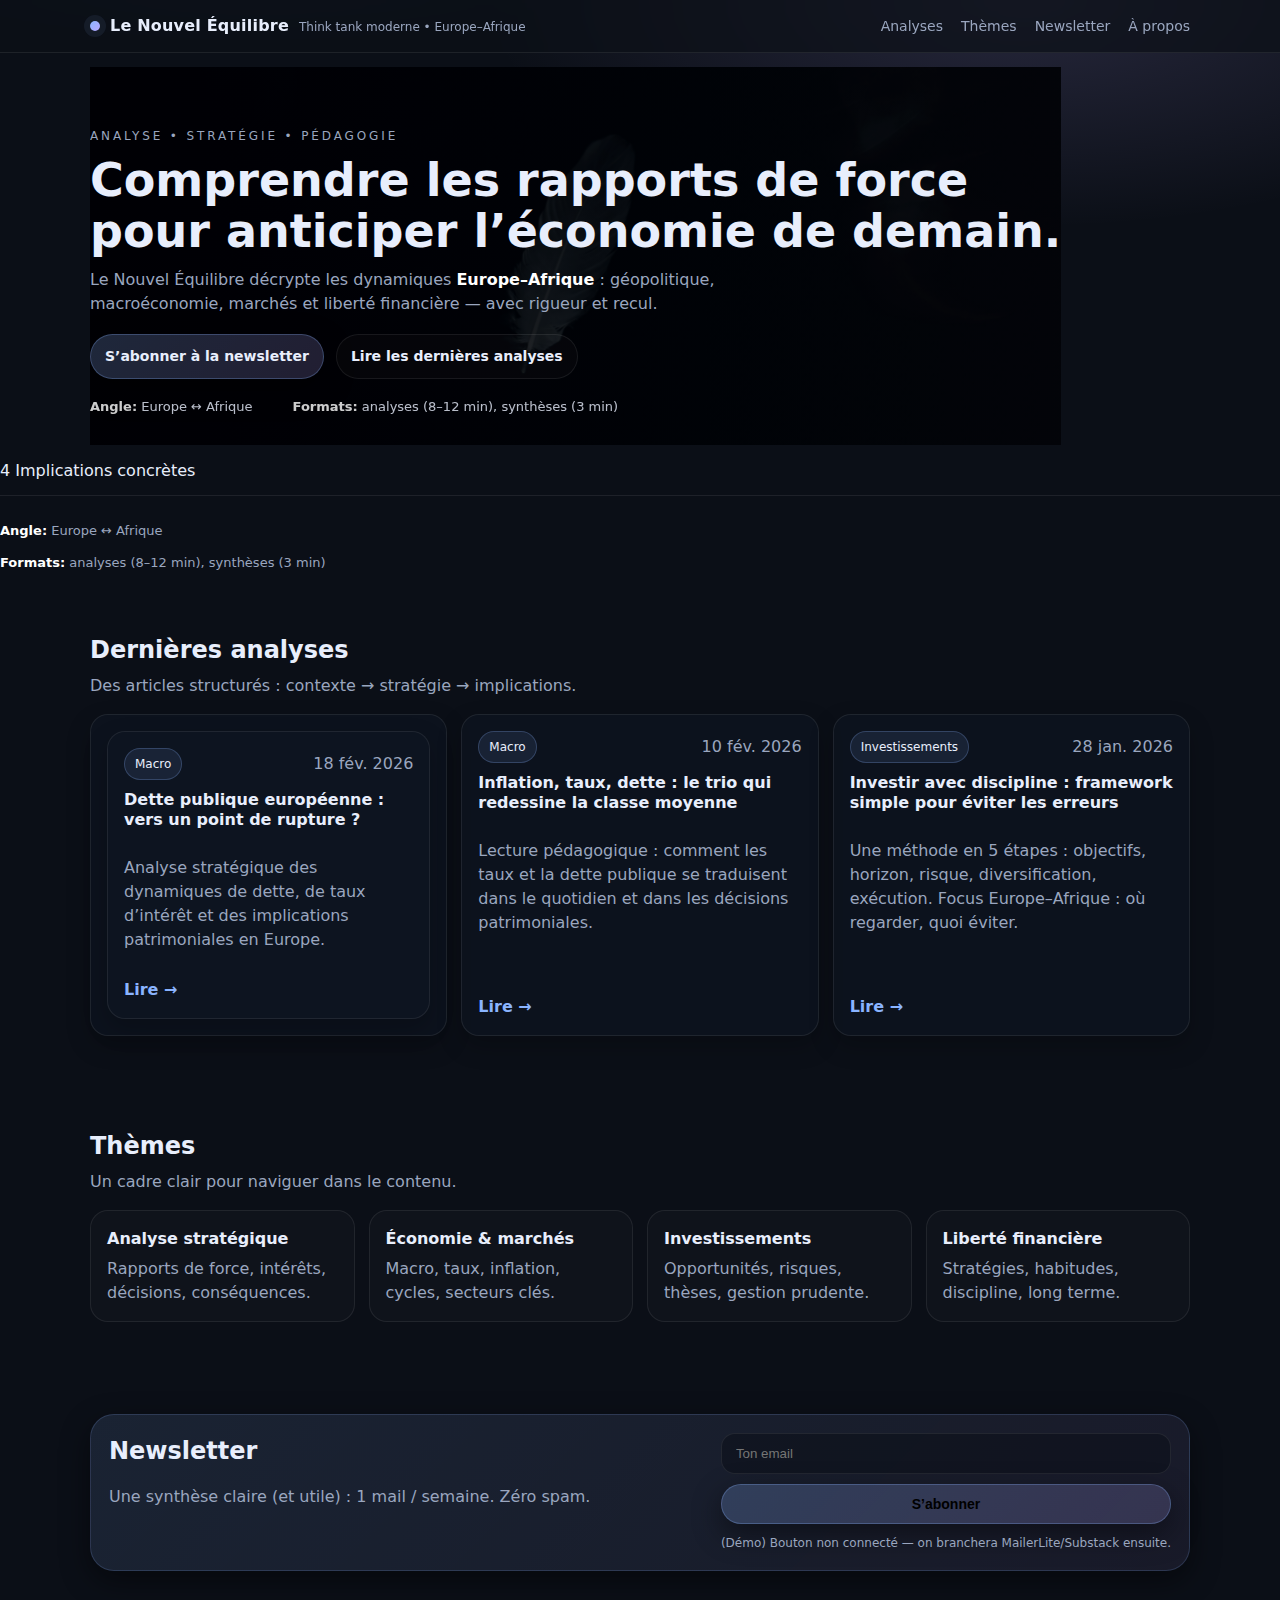
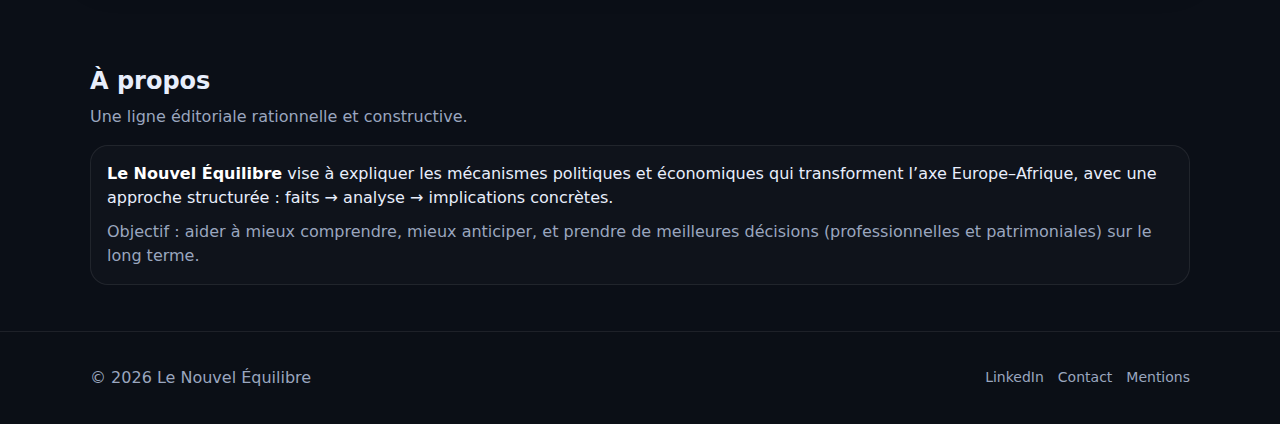
<file: index.html>
<!doctype html>
<html lang="fr">
<head>
  <meta charset="utf-8" />
  <meta name="viewport" content="width=device-width,initial-scale=1" />
  <title>Le Nouvel Équilibre — Analyse Europe–Afrique</title>
  <meta name="description" content="Le Nouvel Équilibre : analyses géopolitiques et économiques Europe–Afrique, stratégie, marchés, investissements et liberté financière." />
  <link rel="stylesheet" href="style.css" />
</head>

<body>
  <header class="header">
  <div class="container header__inner">
    <a class="brand" href="#">
      <span class="brand__dot" aria-hidden="true"></span>
      <span class="brand__name">Le Nouvel Équilibre</span>
      <span class="brand__tag">Think tank moderne • Europe–Afrique</span>
    </a>

    <nav class="nav" aria-label="Navigation principale">
      <a href="#analyses">Analyses</a>
      <a href="#themes">Thèmes</a>
      <a href="#newsletter">Newsletter</a>
      <a href="#apropos">À propos</a>
    </nav>

    <button class="menuBtn" id="menuBtn" aria-label="Ouvrir le menu" aria-expanded="false">Menu</button>
  </div>

  <div class="mobileNav" id="mobileNav" hidden>
    <a href="#analyses">Analyses</a>
    <a href="#themes">Thèmes</a>
    <a href="#newsletter">Newsletter</a>
    <a href="#apropos">À propos</a>
  </div>
</header>


  <main>
  <div class="container header__inner">
    <section class="hero hero--bg">


      <div class="hero__content">
        <p class="kicker">Analyse • Stratégie • Pédagogie</p>
        <h1>Comprendre les rapports de force<br/>pour anticiper l’économie de demain.</h1>

        <p class="lead">
          Le Nouvel Équilibre décrypte les dynamiques <strong>Europe–Afrique</strong> :
          géopolitique, macroéconomie, marchés et liberté financière — avec rigueur et recul.
        </p>

        <div class="hero__cta">
          <a class="btn btn--primary" href="#newsletter">S’abonner à la newsletter</a>
          <a class="btn btn--ghost" href="#analyses">Lire les dernières analyses</a>
        </div>

       <div class="hero__meta">
  <p><strong>Angle:</strong> Europe ↔ Afrique</p>
  <p><strong>Formats:</strong> analyses (8–12 min), synthèses (3 min)</p>
</div>


      <!-- Image en bloc (entre le contenu et le panel) -->
            <aside class="hero__panel">
        <div class="panel">
          <p class="panel__title">Cadre d’analyse</p>
          <ul class="panel__list">
            <li><span>1</span> Contexte & faits</li>
            <li><span>2</span> Lecture stratégique</li>
            <li><span>3</span> Risques & opportunités</li>
            <li><span>4</span> Implications concrètes</li>
          </ul>
        </div>
      </aside>

    </div>
  </div>
</main>

              <li><span>4</span> Implications concrètes</li>
            </ul>
            <div class="panel__note">
              <p><strong>Angle:</strong> Europe ↔ Afrique</p>
              <p><strong>Formats:</strong> analyses (8–12 min), synthèses (3 min)</p>
            </div>
          </div>
        </aside>
      </div>
    </section>

    <section class="section" id="analyses">
      <div class="container">
        <div class="section__head">
          <h2>Dernières analyses</h2>
          <p>Des articles structurés : contexte → stratégie → implications.</p>
        </div>

        <div class="grid cards">
          <article class="card">
            <div class="card__top">
              <article class="card">
  <div class="card__top">
    <span class="badge">Macro</span>
    <time class="muted">18 fév. 2026</time>
  </div>

  <h3>Dette publique européenne : vers un point de rupture ?</h3>

  <p class="muted">
    Analyse stratégique des dynamiques de dette, de taux d’intérêt
    et des implications patrimoniales en Europe.
  </p>

  <a class="card__link" href="articles/article-1.html" aria-label="Lire l’article">
    Lire →
  </a>
</article>

          </article>

          <article class="card">
            <div class="card__top">
              <span class="badge">Macro</span>
              <time class="muted" datetime="2026-02-10">10 fév. 2026</time>
            </div>
            <h3>Inflation, taux, dette : le trio qui redessine la classe moyenne</h3>
            <p class="muted">
              Lecture pédagogique : comment les taux et la dette publique se traduisent dans le quotidien
              et dans les décisions patrimoniales.
            </p>
            <a class="card__link" href="articles/article-1.html" aria-label="Lire l’article">Lire →</a>
          </article>

          <article class="card">
            <div class="card__top">
              <span class="badge">Investissements</span>
              <time class="muted" datetime="2026-01-28">28 jan. 2026</time>
            </div>
            <h3>Investir avec discipline : framework simple pour éviter les erreurs</h3>
            <p class="muted">
              Une méthode en 5 étapes : objectifs, horizon, risque, diversification, exécution.
              Focus Europe–Afrique : où regarder, quoi éviter.
            </p>
            <a class="card__link" href="#" aria-label="Lire l’article">Lire →</a>
          </article>
        </div>
      </div>
    </section>

    <section class="section" id="themes">
      <div class="container">
        <div class="section__head">
          <h2>Thèmes</h2>
          <p>Un cadre clair pour naviguer dans le contenu.</p>
        </div>

        <div class="grid themes">
          <div class="theme">
            <h3>Analyse stratégique</h3>
            <p class="muted">Rapports de force, intérêts, décisions, conséquences.</p>
          </div>
          <div class="theme">
            <h3>Économie & marchés</h3>
            <p class="muted">Macro, taux, inflation, cycles, secteurs clés.</p>
          </div>
          <div class="theme">
            <h3>Investissements</h3>
            <p class="muted">Opportunités, risques, thèses, gestion prudente.</p>
          </div>
          <div class="theme">
            <h3>Liberté financière</h3>
            <p class="muted">Stratégies, habitudes, discipline, long terme.</p>
          </div>
        </div>
      </div>
    </section>

    <section class="section" id="newsletter">
      <div class="container">
        <div class="newsletter">
          <div>
            <h2>Newsletter</h2>
            <p class="muted">
              Une synthèse claire (et utile) : 1 mail / semaine. Zéro spam.
            </p>
          </div>

          <form class="form" onsubmit="return false;">
            <label class="srOnly" for="email">Email</label>
            <input id="email" type="email" placeholder="Ton email" autocomplete="email" required />
            <button class="btn btn--primary" id="subscribeBtn">S’abonner</button>
            <p class="form__hint muted" id="formHint">
              (Démo) Bouton non connecté — on branchera MailerLite/Substack ensuite.
            </p>
          </form>
        </div>
      </div>
    </section>

    <section class="section" id="apropos">
      <div class="container">
        <div class="section__head">
          <h2>À propos</h2>
          <p>Une ligne éditoriale rationnelle et constructive.</p>
        </div>

        <div class="about">
          <p>
            <strong>Le Nouvel Équilibre</strong> vise à expliquer les mécanismes politiques et économiques
            qui transforment l’axe Europe–Afrique, avec une approche structurée :
            faits → analyse → implications concrètes.
          </p>
          <p class="muted">
            Objectif : aider à mieux comprendre, mieux anticiper, et prendre de meilleures décisions
            (professionnelles et patrimoniales) sur le long terme.
          </p>
        </div>
      </div>
    </section>
  </main>

  <footer class="footer">
    <div class="container footer__inner">
      <p class="muted">© <span id="year"></span> Le Nouvel Équilibre</p>
      <div class="footer__links">
        <a href="#">LinkedIn</a>
        <a href="#">Contact</a>
        <a href="#">Mentions</a>
      </div>
    </div>
  </footer>

  <script src="script.js"></script>
</body>
</html>
</file>
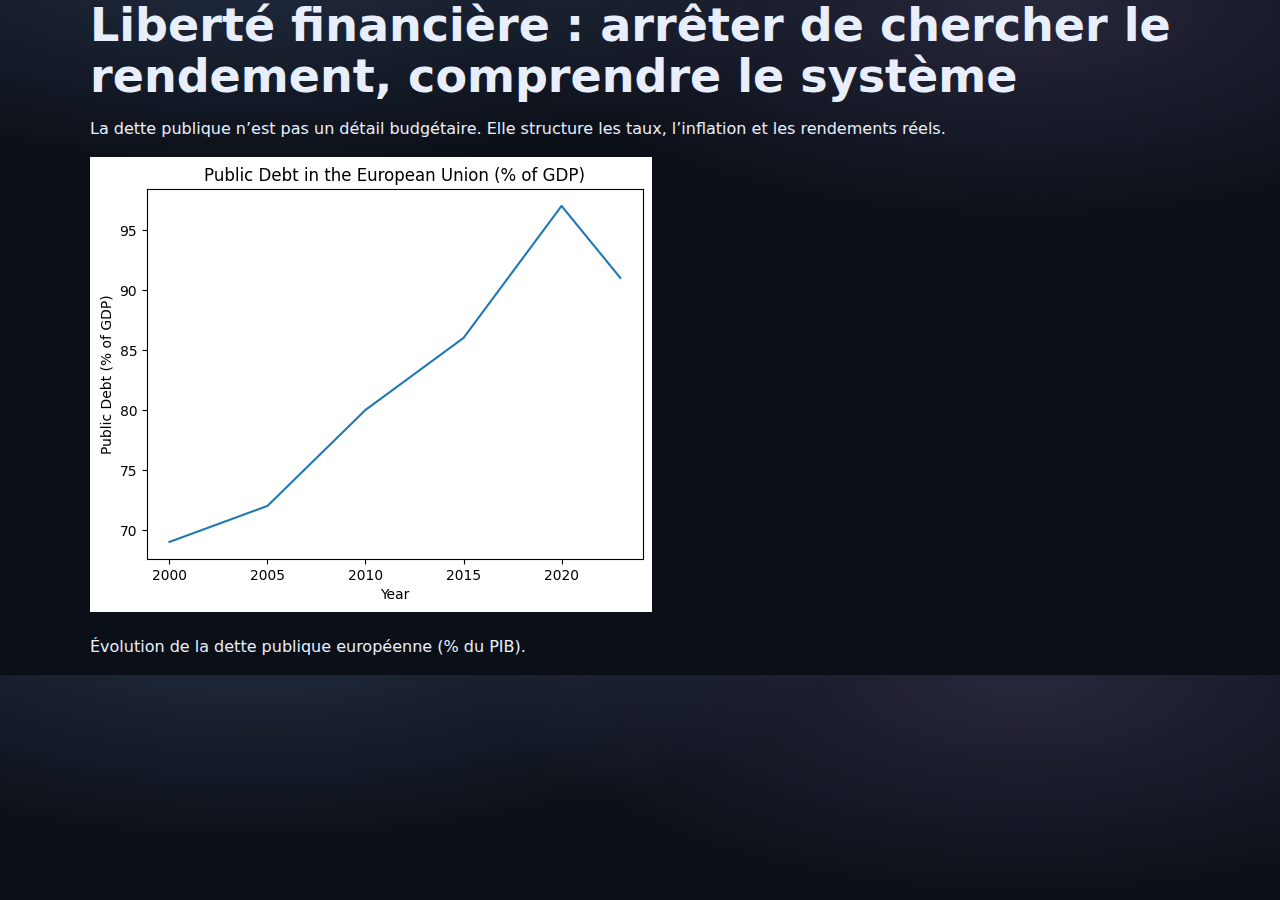
<file: articles/article-1.html>
<!DOCTYPE html>
<html lang="fr">
<head>
  <meta charset="UTF-8">
  <title>Liberté financière : comprendre le système</title>
  <link rel="stylesheet" href="../style.css">
</head>

<body>

<section class="article">
  <div class="container">

    <h1>Liberté financière : arrêter de chercher le rendement, comprendre le système</h1>

    <p>
      La dette publique n’est pas un détail budgétaire. Elle structure les taux,
      l’inflation et les rendements réels.
    </p>

    <div class="article-chart chart-dark">
      <img src="../assets/dette-europe.png" alt="Dette publique européenne en % du PIB">
      <p class="chart-caption">
        Évolution de la dette publique européenne (% du PIB).
      </p>
    </div>

  </div>
</section>

</body>
</html>
</file>
<file: style.css>
:root{
  --bg:#0b0f17;
  --panel:#0f1623;
  --panel2:#0c1320;
  --text:#e8eefc;
  --muted:#9aa6bf;
  --line:rgba(255,255,255,.08);
  --accent:#8ab4ff;
  --accent2:#b8a7ff;
  --shadow: 0 10px 30px rgba(0,0,0,.45);
  --radius: 18px;
  --radius2: 24px;
}

*{box-sizing:border-box}
html{scroll-behavior:smooth}
body{
  margin:0;
  font-family: ui-sans-serif, system-ui, -apple-system, Segoe UI, Roboto, Arial, "Apple Color Emoji","Segoe UI Emoji";
  background:
    radial-gradient(1000px 400px at 20% -10%, rgba(138,180,255,.20), transparent 60%),
    radial-gradient(900px 380px at 80% 0%, rgba(184,167,255,.16), transparent 60%),
    var(--bg);
  color:var(--text);
  line-height:1.5;
}

a{color:inherit; text-decoration:none}
a:hover{opacity:.92}
strong{color:#ffffff}

.container{
  width:min(1100px, 92vw);
  margin:0 auto;
}
.hero {
  max-width: 1600px;
}

.muted{color:var(--muted)}
.srOnly{position:absolute; left:-9999px}

.header{
  position:sticky;
  top:0;
  backdrop-filter: blur(10px);
  background: rgba(11,15,23,.70);
  border-bottom: 1px solid var(--line);
  z-index:10;
}
.header__inner{
  display:flex;
  align-items:center;
  justify-content:space-between;
  padding:14px 0;
  gap:16px;
}
.brand{
  display:flex;
  align-items:baseline;
  gap:10px;
  min-width: 260px;
}
.brand__dot{
  width:10px; height:10px; border-radius:999px;
  background: linear-gradient(135deg, var(--accent), var(--accent2));
  box-shadow: 0 0 0 6px rgba(138,180,255,.08);
}
.brand__name{font-weight:700; letter-spacing:.2px}
.brand__tag{color:var(--muted); font-size:12px}

.nav{display:flex; gap:18px; align-items:center}
.nav a{color:var(--muted); font-size:14px}
.nav a:hover{color:var(--text)}

.menuBtn{
  display:none;
  background: transparent;
  border:1px solid var(--line);
  color: var(--text);
  padding:10px 12px;
  border-radius: 999px;
}

.mobileNav{
  display:none;
  padding: 10px 0 16px;
  border-top: 1px solid var(--line);
}
.mobileNav a{
  display:block;
  padding:12px 0;
  color: var(--muted);
}

.hero{padding: 60px 0 28px}
.hero__grid{
  display:grid;
  grid-template-columns: 1.4fr .9fr;
  gap:26px;
  align-items:stretch;
}
.kicker{
  color: var(--muted);
  letter-spacing:.24em;
  text-transform:uppercase;
  font-size:12px;
  margin:0 0 10px;
}
h1{
  margin:0 0 12px;
  font-size: clamp(30px, 4vw, 46px);
  line-height:1.1;
}
.lead{
  margin:0 0 18px;
  color: var(--muted);
  font-size: 16px;
  max-width: 62ch;
}
.hero__cta{display:flex; gap:12px; flex-wrap:wrap; margin: 18px 0 14px}
.btn{
  display:inline-flex;
  align-items:center;
  justify-content:center;
  gap:10px;
  padding: 11px 14px;
  border-radius: 999px;
  border: 1px solid var(--line);
  font-weight: 600;
  font-size: 14px;
}
.btn--primary{
  background: linear-gradient(135deg, rgba(138,180,255,.22), rgba(184,167,255,.18));
  border-color: rgba(138,180,255,.28);
  box-shadow: var(--shadow);
}
.btn--ghost{
  background: rgba(255,255,255,.02);
}
.hero__meta{display:flex; gap:10px; flex-wrap:wrap}
.pill{
  font-size:12px;
  color: var(--muted);
  border:1px solid var(--line);
  background: rgba(255,255,255,.02);
  padding: 8px 10px;
  border-radius: 999px;
}

.panel{
  height:100%;
  padding: 18px;
  border-radius: var(--radius2);
  background: linear-gradient(180deg, rgba(255,255,255,.04), rgba(255,255,255,.02));
  border:1px solid var(--line);
  box-shadow: var(--shadow);
}
.panel__title{
  margin:0 0 12px;
  font-weight: 700;
  letter-spacing:.2px;
}
.panel__list{list-style:none; padding:0; margin:0; display:grid; gap:10px}
.panel__list li{
  display:flex;
  align-items:center;
  gap:10px;
  padding:10px 10px;
  border:1px solid var(--line);
  border-radius: 14px;
  background: rgba(15,22,35,.55);
}
.panel__list span{
  width:24px; height:24px;
  display:inline-flex;
  align-items:center;
  justify-content:center;
  border-radius:999px;
  background: rgba(138,180,255,.14);
  border:1px solid rgba(138,180,255,.18);
  color: var(--text);
  font-weight:700;
  font-size:12px;
}
.panel__note{
  margin-top:12px;
  padding-top:12px;
  border-top:1px solid var(--line);
  color: var(--muted);
  font-size: 13px;
}

.section{padding: 46px 0}
.section__head{margin-bottom: 16px}
h2{margin:0 0 6px; font-size: 24px}
.section__head p{margin:0; color: var(--muted)}

.grid{display:grid; gap:14px}
.cards{grid-template-columns: repeat(3, 1fr)}
.themes{grid-template-columns: repeat(4, 1fr)}

.card{
  padding: 16px;
  border-radius: var(--radius);
  background: rgba(15,22,35,.55);
  border: 1px solid var(--line);
  box-shadow: 0 10px 25px rgba(0,0,0,.22);
  display:flex;
  flex-direction:column;
  gap:10px;
}
.card__top{display:flex; align-items:center; justify-content:space-between; gap:10px}
.badge{
  font-size: 12px;
  padding: 6px 10px;
  border-radius: 999px;
  border: 1px solid rgba(138,180,255,.24);
  background: rgba(138,180,255,.10);
  color: var(--text);
}
.card h3{margin:0; font-size: 16px; line-height:1.25}
.card__link{margin-top:auto; color: var(--accent); font-weight:700}

.theme{
  padding: 16px;
  border-radius: var(--radius);
  background: rgba(255,255,255,.02);
  border:1px solid var(--line);
}
.theme h3{margin:0 0 6px; font-size: 16px}
.theme p{margin:0}

.newsletter{
  display:flex;
  justify-content:space-between;
  align-items:flex-start;
  gap:18px;
  padding: 18px;
  border-radius: var(--radius2);
  background: linear-gradient(135deg, rgba(138,180,255,.12), rgba(184,167,255,.08));
  border:1px solid rgba(138,180,255,.18);
  box-shadow: var(--shadow);
}
.form{display:flex; flex-direction:column; gap:10px; min-width: min(420px, 100%)}
input{
  width:100%;
  padding: 12px 14px;
  border-radius: 14px;
  border: 1px solid var(--line);
  background: rgba(11,15,23,.55);
  color: var(--text);
  outline:none;
}
input:focus{border-color: rgba(138,180,255,.45)}
.form__hint{margin:0; font-size:12px}

.about{
  padding: 16px;
  border-radius: var(--radius);
  background: rgba(255,255,255,.02);
  border:1px solid var(--line);
}
.about p{margin:0 0 10px}
.about p:last-child{margin:0}

.footer{
  border-top:1px solid var(--line);
  padding: 18px 0;
  background: rgba(11,15,23,.70);
}
.footer__inner{
  display:flex;
  align-items:center;
  justify-content:space-between;
  gap:14px;
}
.footer__links{display:flex; gap:14px}
.footer__links a{color: var(--muted); font-size: 14px}
.footer__links a:hover{color: var(--text)}

@media (max-width: 920px){
  .hero__grid{grid-template-columns: 1fr}
  .cards{grid-template-columns: 1fr}
  .themes{grid-template-columns: 1fr 1fr}
  .newsletter{flex-direction:column}
  .form{min-width: 0}
}
@media (max-width: 760px){
  .nav{display:none}
  .menuBtn{display:inline-flex}
  .mobileNav{display:block}
}

/* HERO institutionnel: image en fond + overlay */
.hero--bg {
  position: relative;
  overflow: hidden;
}

.hero--bg::before {
  content: "";
  position: absolute;
  inset: 0;
  background:
    linear-gradient(90deg, rgba(7,10,16,0.92) 0%, rgba(7,10,16,0.78) 55%, rgba(7,10,16,0.60) 100%),
    url("assets/pexels-evie-shaffer-1259279-4004375.jpg");
  background-size: cover;
  background-position: center;
  background-repeat: no-repeat;
  filter: contrast(1.1) brightness(0.75);
  transform: scale(1.03);
}

.hero--bg .container,
.hero--bg .hero__grid,
.hero--bg .hero__content,
.hero--bg .hero__panel {
  position: relative;
  z-index: 1;
}

.hero {
  max-width: 1600px;
}
.hero__grid{
  grid-template-columns: 1fr !important;
}
.hero__panel{
  display: none;
}
.hero__meta{
  display: flex;
  gap: 40px;
  align-items: center;
}
.hero__meta{
  display: flex;
  gap: 40px;
  justify-content: flex-start;
  align-items: center;
  margin-top: 18px;
  font-size: 13px;
  opacity: 0.8;
}

.hero__meta p{
  margin: 0;
}

@media (max-width: 700px){
  .hero__meta{
    flex-direction: column;
    align-items: flex-start;
    gap: 6px;
  }
/* ===== ARTICLE CHART PREMIUM ===== */

.article-chart {
  margin: 60px 0;
  text-align: center;
}

.chart-dark {
  background: linear-gradient(145deg, #0f172a, #111827);
  padding: 40px;
  border-radius: 20px;
  box-shadow: 0 30px 80px rgba(0,0,0,0.6);
}

.chart-dark img {
  max-width: 100%;
  border-radius: 12px;
  opacity: 0.95;
}

.chart-caption {
  margin-top: 20px;
  font-size: 14px;
  opacity: 0.6;
}
.article-chart img{
  width: 100%;
  height: auto;
  display: block;
}

.article .container {
  max-width: 1000px;
  margin: 0 auto;
  padding: 0 20px;
}
.article-chart {
  text-align: center;
  margin: 60px 0;
}

.article-chart img {
  width: 50%;
  max-width: 750px;
  height: auto;
}
.article-chart img {
  width: 40%;
  max-width: 650px;
}
.article-chart img {
  width: 50%;
  max-width: 600px;
  height: auto;
  display: block;
  margin: 40px auto;
}
.article-chart img {
  width: 40%;
  max-width: 500px;
}
/* FIX taille graphique article (force) */
.article .article-chart img{
  width: 450px !important;
  max-width: 90% !important;
  height: auto !important;
  display: block !important;
  margin: 30px auto !important;
}
body{ outline: 6px solid red !important; }
.article .article-chart img{
  width: 520px !important;
  max-width: 90% !important;
  height: auto !important;
  display: block !important;
  margin: 30px auto !important;
}
.article-chart img {
  max-height: 200px !important;
  width: auto !important;
  height: auto !important;
  display: block !important;
  margin: 40px auto !important;
}
.article h2{
  margin-top: 50px;
  font-size: 22px;
  letter-spacing: 0.5px;
}

.article p{
  line-height: 1.8;
  font-size: 17px;
  color: #cfd6e6;
}
.article-hero{
  display: flex;
  align-items: flex-start;
  gap: 40px;
  margin-bottom: 60px;
}

.article-text{
  flex: 1;
}

.article-media{
  flex: 1;
  text-align: right;
}

.article-media img{
  width: 100%;
  max-width: 400px;
  border-radius: 12px;
}
@media (max-width: 900px){
  .article-hero{
    flex-direction: column;
  }

  .article-media{
    text-align: center;
  }
}
.article-media img{
  max-width: 350px;
}
.article-hero{
  display:flex;
  align-items:flex-start;
  gap:24px;
}

.article-text{ flex: 1; }

.article-media{
  width: 320px;   /* ajuste 240-360 */
  flex: 0 0 auto;
}

.article-media img{
  width:100%;
  height:auto;
  display:block;
  border-radius:16px;
  box-shadow:0 18px 50px rgba(0,0,0,.45);
}

@media (max-width: 900px){
  .article-hero{ flex-direction:column; }
  .article-media{ text-align:center; }
  .article-media img{ margin:0 auto; }
}
</file>
